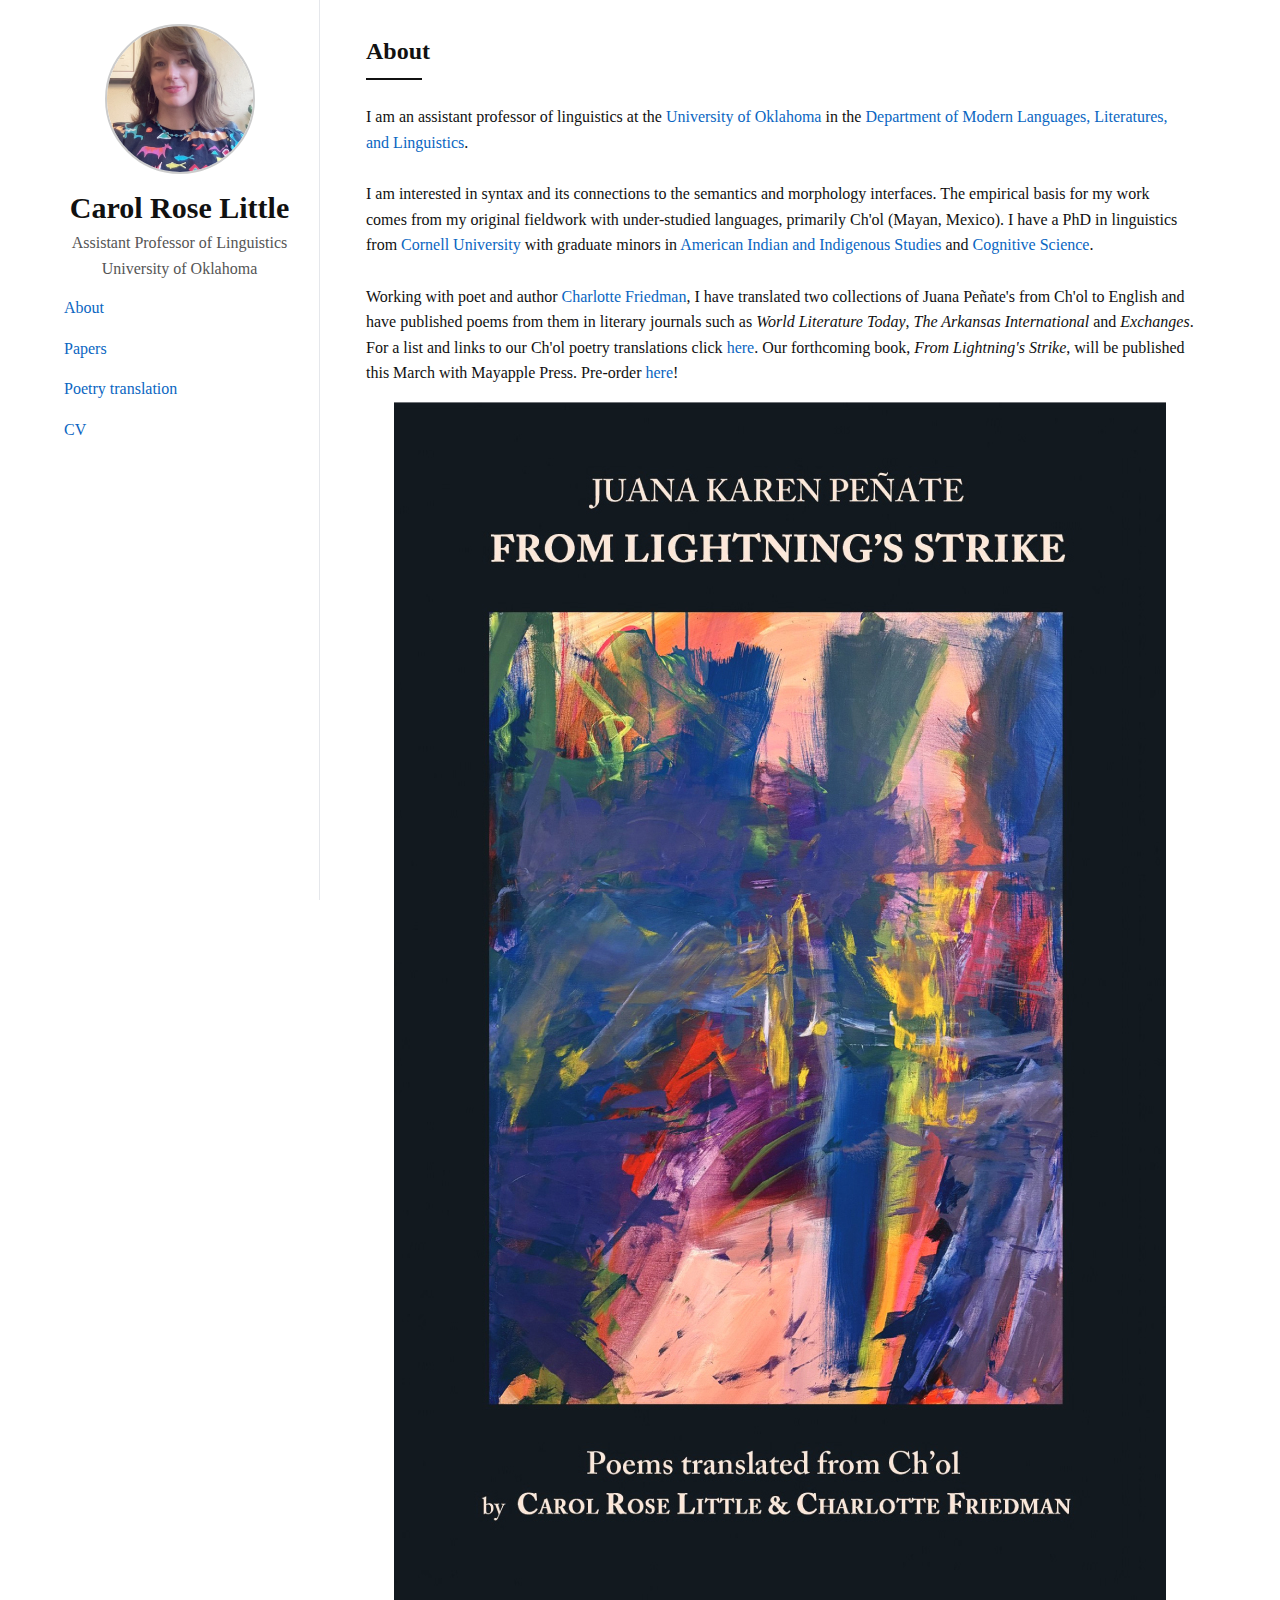
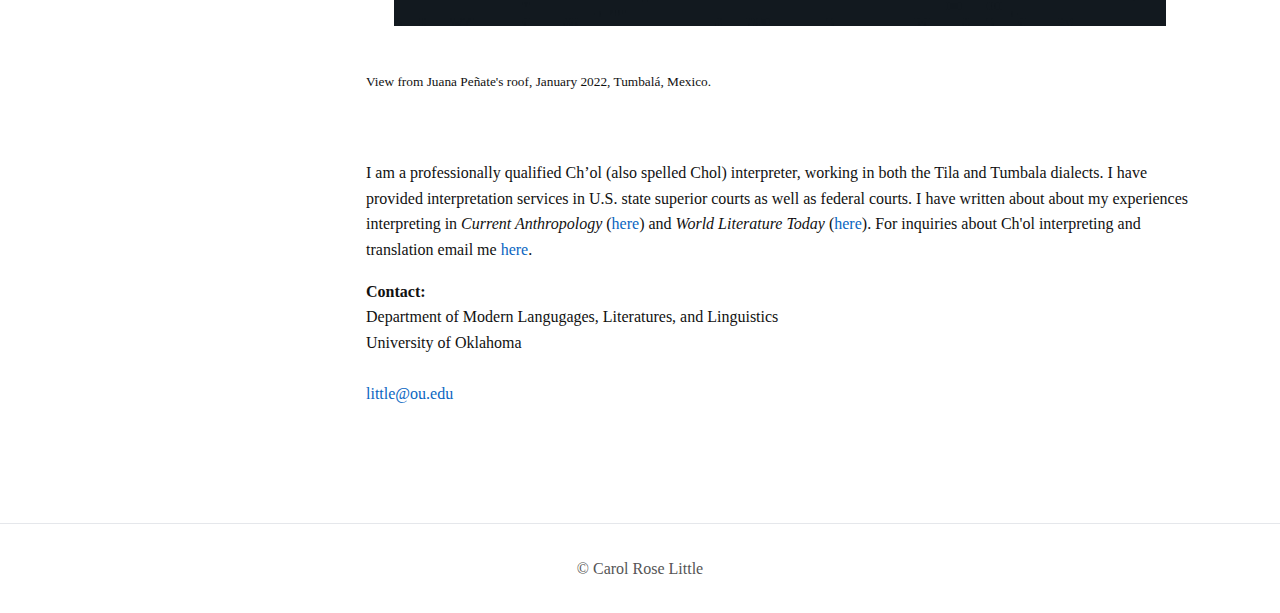
<file: index.html>
<!DOCTYPE html>
<html lang="en">
<head>
  <meta charset="utf-8" />
      <!-- Google tag (gtag.js) -->
<script async src="https://www.googletagmanager.com/gtag/js?id=G-DZH041BH7S"></script>
<script>
  window.dataLayer = window.dataLayer || [];
  function gtag(){dataLayer.push(arguments);}
  gtag('js', new Date());

  gtag('config', 'G-DZH041BH7S');
</script>
<meta name="author" content="Carol Rose Little" />
  <meta name="keywords" content="Carol Rose Little, Carol Little, Linguistics, Carol Rose Little, Cornell, Oklahoma, Syntax, Semantics, Fieldwork, Morphology, Mi'gmaq, Mi'kmaq, Micmac, McGill, Endangered Languages, Algonquian, Ch'ol, Chol, Mayan, Chol poetry, Ch'ol poetry, Ch'ol intepreting, Chol interpreting, Ch'ol intepreter, Chol interpreter, Tumbala, Indigenous Poetry, Poetry Translation" />

  <meta name="viewport" content="width=device-width, initial-scale=1" />
  <title>Carol Rose Little</title>
  <meta name="description" content="Carol Rose Little" />
  <link rel="preconnect" href="https://fonts.googleapis.com">
  <link rel="preconnect" href="https://fonts.gstatic.com" crossorigin>
  <!-- System fonts for speed; easy to change in CSS -->
  <link rel="stylesheet" href="assets/style.css" />
  <script defer src="assets/script.js"></script>
</head>
<body>
  
  <header class="mobile-header">
    <button class="menu-toggle" aria-expanded="false" aria-controls="sidebar">
      <span class="icon icon-menu" aria-hidden="true">☰</span>
      <span class="icon icon-close" aria-hidden="true">✕</span>
      <span class="label">Menu</span>
    </button>
      
      <style>
  .content { max-width: 860px; margin: 0 auto 80px; }
  .content img:not(.headshot) { max-width: 100% !important; height: auto !important; display: block !important; margin: 1rem auto; }
  .content img[width], .content img[height] { width: auto !important; height: auto !important; }
  .sidebar .headshot, img.headshot {
    width: 120px !important; height: 120px !important; max-width: 120px !important; max-height: 120px !important;
    object-fit: cover !important; border-radius: 50% !important; border: 2px solid #ccc; display: block !important; margin: 0 auto 16px !important;
  }
  @media (min-width: 960px) {
    .sidebar .headshot, img.headshot { width: 150px !important; height: 150px !important; max-width: 150px !important; max-height: 150px !important; }
    .sidebar .title-block{ display:flex; flex-direction:column; align-items:center; text-align:center; }
  }
</style>
  </header>
  <div class="layout">

  <aside class="sidebar" id="sidebar">
    <div class="title-block">
    <img src="assets/carol-rose-little.png" alt="Your Name"
     class="headshot"
     style="width:120px;height:120px;object-fit:cover;border-radius:50%;border:2px solid #ccc;display:block;margin:0 auto 16px;">
      <h1 class="site-title"><a href="index.html">Carol Rose Little</a></h1>
      <p class="site-subtitle">Assistant Professor of Linguistics<br>University of Oklahoma</p>
    </div>
    <nav class="side-nav">
      <a href="index.html">About</a>
     <a href="papers.html">Papers</a>
      <a href="poetry.html">Poetry translation</a>
      <a href="https://www.dropbox.com/s/bew5hfgkbyjucbq/cv-carol-rose-little.pdf?dl=0">CV</a>
      
    </nav>
  </aside>

  <main class="content">
<h2>About</h2>
    <hr class="divider" />
<p>
    I am an assistant professor of linguistics at the <a href="https://www.ou.edu/" target=blank>University of Oklahoma</a> in the <a href="https://www.ou.edu/cas/modlang" target=blank>Department of Modern Languages, Literatures, and Linguistics</a>.
   <br>
  <br>
  
  I am interested in syntax and its connections to the semantics and morphology interfaces. The empirical basis for my work comes from my original fieldwork with under-studied languages, primarily Ch'ol (Mayan, Mexico). I have a PhD in linguistics from <a href="http://linguistics.cornell.edu/" target="_blank">Cornell University</a> with graduate minors in <a href="https://aiisp.cornell.edu/" target="_blank">American Indian and Indigenous Studies</a> and <a href="https://cogsci.cornell.edu/" target="_blank">Cognitive Science</a>. 

 


     <br>
  <br>
    Working with poet and author <a href="https://www.charlottemfriedman.com" target="_blank">Charlotte Friedman</a>, I have translated two collections of Juana Pe&ntilde;ate's from Ch'ol to English and have published poems from them in literary journals such as <i>World Literature Today</i>, <i>The Arkansas International</i> and <i>Exchanges</i>. For a list and links to our Ch'ol poetry translations click <a href="poetry.html">here</a>. Our forthcoming book, <i>From Lightning's Strike</i>, will be published this March with Mayapple Press. Pre-order <a href="  http://mayapplepress.com/from-lightnings-strike-juana-karen-penate-translated-from-the-chol-language-by-carol-rose-little-and-charlotte-friedman/" target="_blank">here</a>!


      <p>
<img src="assets/lightning.jpg" alt="…" class="img-small">
    <br>
      
    <small>View from Juana Pe&ntilde;ate's roof, January 2022, Tumbal&aacute;, Mexico.</small>
          
             </p>
  

     <br>
  <br>
  
    I am a professionally qualified Ch’ol (also spelled Chol) interpreter, working in both the Tila and Tumbala dialects. I have provided interpretation services in U.S. state superior courts as well as federal courts. I have written about about my experiences interpreting in <i>Current Anthropology</i> (<a href="https://www.journals.uchicago.edu/doi/10.1086/737862" target="_blank">here</a>) and <i>World Literature Today</i>  (<a href="https://worldliteraturetoday.org/2025/november/not-muted-not-silent-work-translation-poetry-and-courtroom-carol-rose-little" target="_blank">here</a>).
For inquiries about Ch'ol interpreting and translation email me <a href="mailto:carolrlittle@gmail.com" target="_blank">
              <span class="glyphicon glyphicon-send"></span> 
              here</a>.

</p>
<p class="contact-block">
  <strong>Contact:</strong><br/>
  Department of Modern Langugages, Literatures, and Linguistics<br/>
  University of Oklahoma<br/>
  <br/>
  <a href="mailto:you@example.edu">little@ou.edu</a>
</p>
  </main>
  </div>
  <footer class="site-footer">
    <p>&copy; Carol Rose Little</p>
  </footer>
</body>
</html>
</file>
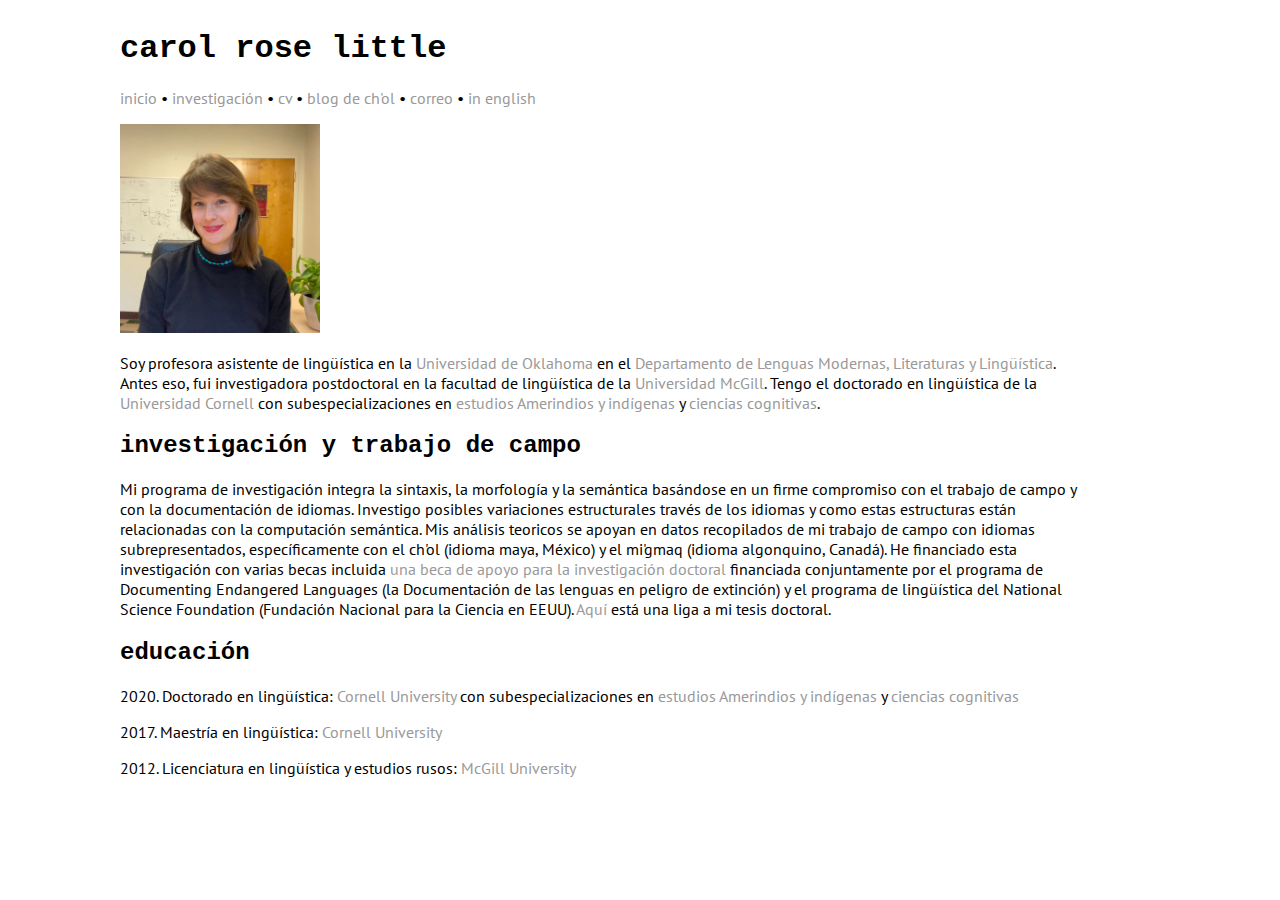
<file: index-esp.html>
<!DocTYPE html>

<html>

<head>
<meta name="author" content="Carol Rose Little" />
  <meta name="keywords" content="Carol-Rose Little, Carol Little, Linguistics, Carol Rose Little, Cornell, Syntax, Semantics, Fieldwork, Morphology, Mi'gmaq, Mi'kmaq, Micmac, McGill, Endangered Languages, Algonquian, Ch'ol, Chol, Mayan" />


<link rel="stylesheet" href="css.css">
    <link href="https://fonts.googleapis.com/css2?family=PT+Sans&display=swap" rel="stylesheet">
    <link rel="shortcut icon" href="/favicon1.ico" type="image/x-icon">
<link rel="icon" href="/favicon1.ico" type="image/x-icon">




<title>Carol-Rose Little</title>




</head>



<body>



<h1> carol rose little </h1>




<p>

            <a href="index-esp.html"> inicio </a> 
        &bull; <a href="research-esp.html"> investigaci&oacute;n </a>
               &bull;    <a href="https://www.dropbox.com/s/bew5hfgkbyjucbq/cv-carol-rose-little.pdf?dl=0"> cv </a> &bull; <a href="http://chol.lingspace.org/ctu/bajche-la-wila/"> blog de ch'ol </a> 


 <!--   &bull; <a href="CarolRoseLittleCV.pdf" target="_blank"> cv </a> -->
    
         &bull;    <a href="mailto:little@ou.edu" target="_blank">
              <span class="glyphicon glyphicon-send"></span> 
              correo
            </a>    
  
        &bull; <a href="index.html"> in english </a> 
            </p>
            <div>
    
                <img src="Carol-Rose-Little.jpeg">
    
   <!-- <img src="CRL.jpg"
                    onMouseOver="this.src='CRL2.png'" 
                    onMouseOut="this.src='CRL.jpg'">-->
                    
                

</div>
<p>
    Soy profesora asistente de ling&uuml;&iacute;stica en la <a href="https://www.ou.edu/" target=blank>Universidad de Oklahoma</a> en el <a href="https://www.ou.edu/cas/modlang" target=blank>Departamento de Lenguas Modernas, Literaturas y Ling&uuml;&iacute;stica</a>. Antes eso, fui investigadora postdoctoral en la facultad de ling&uuml;&iacute;stica de la <a href="https://www.mcgill.ca/linguistics/">Universidad McGill</a>. Tengo el doctorado en ling&uuml;&iacute;stica de la <a href="http://linguistics.cornell.edu/" target="_blank">Universidad Cornell</a> con subespecializaciones en <a href="https://aiisp.cornell.edu/" target="_blank">estudios Amerindios y ind&iacute;genas</a> y <a href="https://www.cornellcogsci.com/" target="_blank">ciencias cognitivas</a>. 
    
    
</p>
    


<h2> investigaci&oacute;n y trabajo de campo</h2>
    <p>Mi programa de investigaci&oacute;n integra la sintaxis, la morfolog&iacute;a y la sem&aacute;ntica bas&aacute;ndose en un firme compromiso con el trabajo de campo y con la documentaci&oacute;n de idiomas. Investigo posibles variaciones estructurales trav&eacute;s de los idiomas y como estas estructuras est&aacute;n relacionadas con la computaci&oacute;n sem&aacute;ntica. Mis an&aacute;lisis teoricos se apoyan en datos recopilados de mi trabajo de campo con idiomas subrepresentados, espec&iacute;ficamente con el ch'ol (idioma maya, M&eacute;xico) y el mi'gmaq (idioma algonquino, Canad&aacute;). He financiado esta investigaci&oacute;n con varias becas incluida <a href="https://www.nsf.gov/awardsearch/showAward?AWD_ID=1852744&HistoricalAwards=false" target="_blank">una beca de apoyo para la investigaci&oacute;n doctoral</a> financiada conjuntamente por el programa de Documenting Endangered Languages (la Documentaci&oacute;n de las lenguas en peligro de extinci&oacute;n) y el programa de ling&uuml;&iacute;stica del National Science Foundation (Fundaci&oacute;n Nacional para la Ciencia en EEUU). <a href="https://ling.auf.net/lingbuzz/005371">Aqu&iacute;</a> est&aacute; una liga a mi tesis doctoral. 

</p>
    

<h2> educaci&oacute;n </h2>
  <p>
2020. Doctorado en ling&uuml;&iacute;stica: <a href="http://linguistics.cornell.edu/" target="_blank">Cornell University</a> con subespecializaciones en <a href="https://aiisp.cornell.edu/" target="_blank">estudios Amerindios y ind&iacute;genas</a> y <a href="https://www.cornellcogsci.com/" target="_blank">ciencias cognitivas</a> 
    </p>
    
<p>
2017. Maestr&iacute;a en ling&uuml;&iacute;stica: <a href="http://linguistics.cornell.edu/" target="_blank">Cornell University</a>
    </p>
    <p>
2012. Licenciatura en ling&uuml;&iacute;stica y estudios rusos: <a href="http://www.mcgill.ca/linguistics/department-linguistics" target="_blank"> McGill University </a>
</p>
    




</body>



</html>
</file>
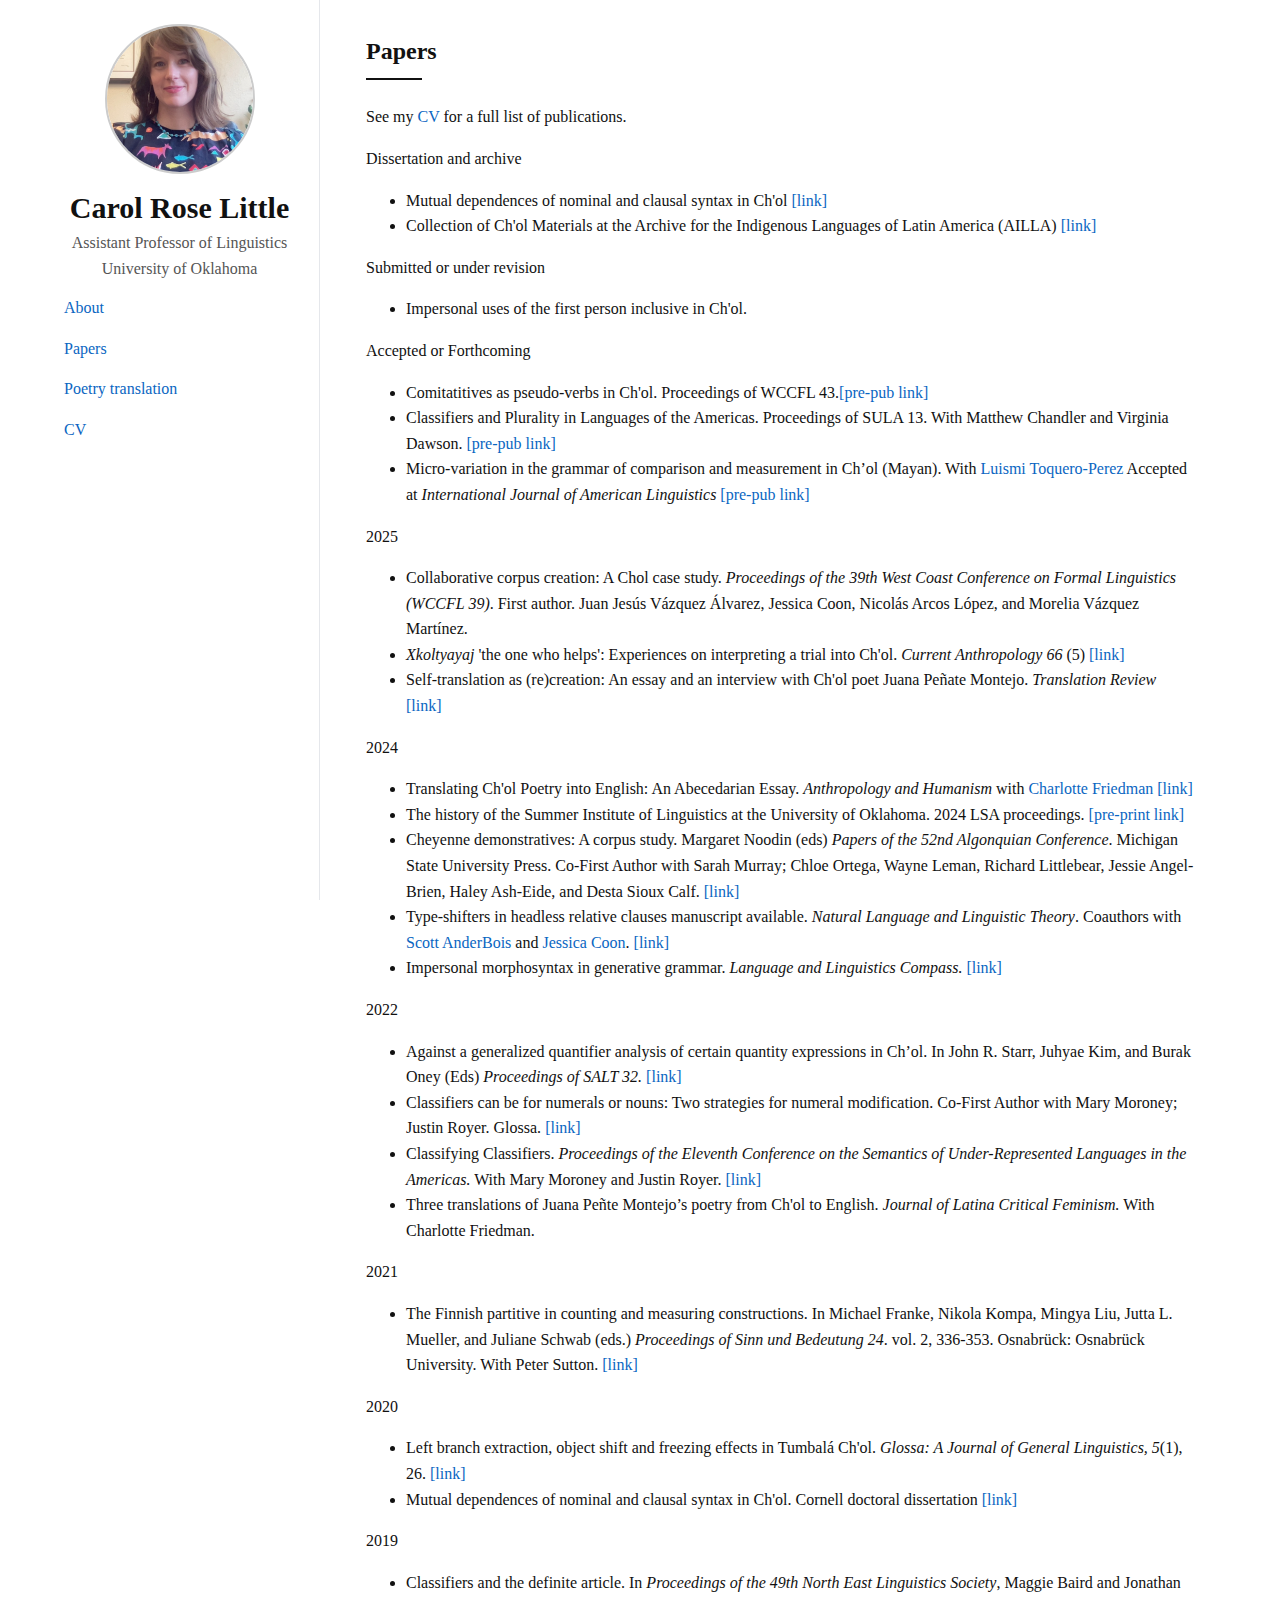
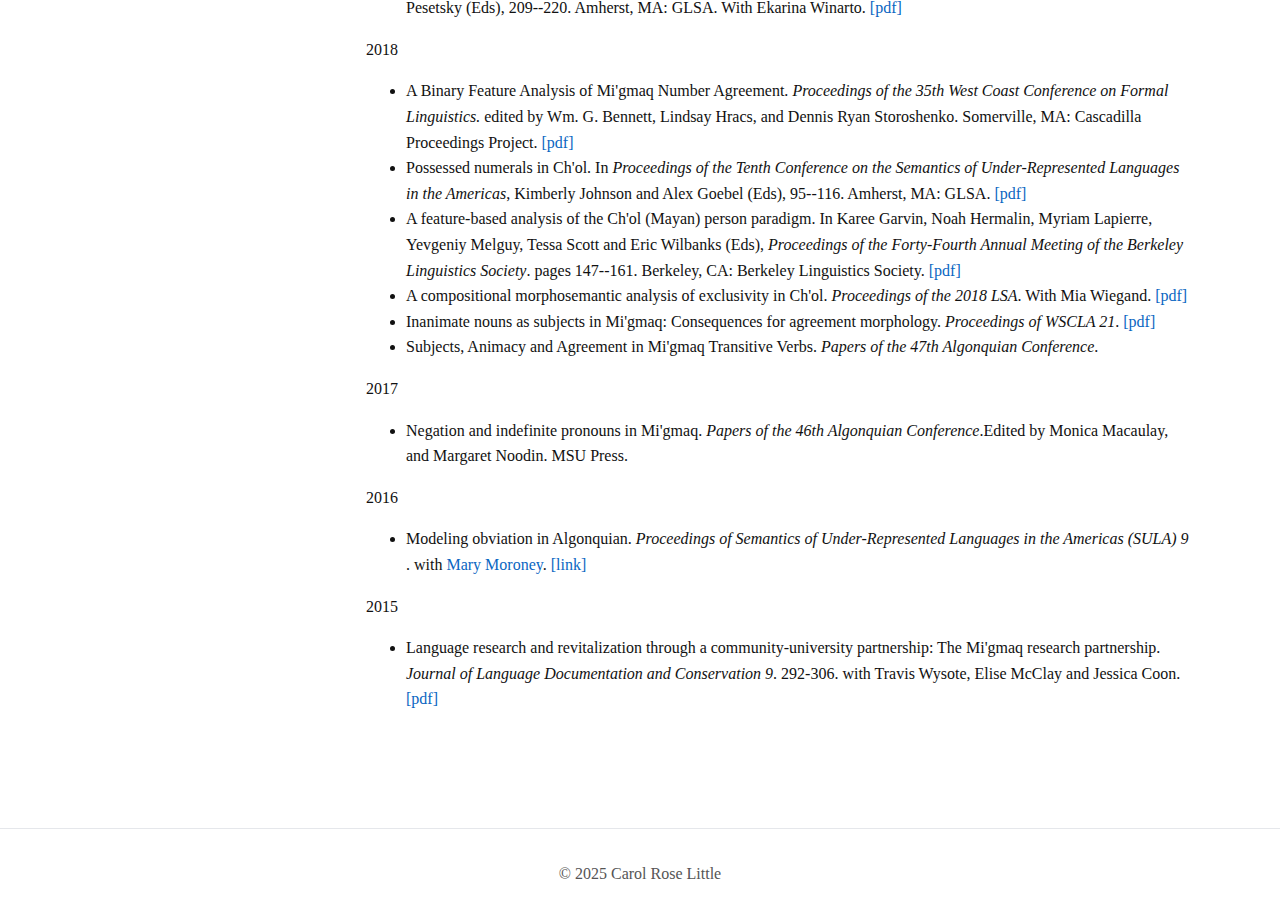
<file: papers.html>
<!DOCTYPE html>
<html lang="en">
<head>
  <meta charset="utf-8" />
  <meta name="viewport" content="width=device-width, initial-scale=1" />
  <title>Little Papers</title>
  <meta name="description" content="Publications" />
  <link rel="preconnect" href="https://fonts.googleapis.com">
  <link rel="preconnect" href="https://fonts.gstatic.com" crossorigin>
  <!-- System fonts for speed; easy to change in CSS -->
  <link rel="stylesheet" href="assets/style.css" />
  <script defer src="assets/script.js"></script>

<style>
  .content { max-width: 860px; margin: 0 auto 80px; }
  .content img:not(.headshot) { max-width: 100% !important; height: auto !important; display: block !important; margin: 1rem auto; }
  .content img[width], .content img[height] { width: auto !important; height: auto !important; }
  .sidebar .headshot, img.headshot {
    width: 120px !important; height: 120px !important; max-width: 120px !important; max-height: 120px !important;
    object-fit: cover !important; border-radius: 50% !important; border: 2px solid #ccc; display: block !important; margin: 0 auto 16px !important;
  }
  @media (min-width: 960px) {
    .sidebar .headshot, img.headshot { width: 150px !important; height: 150px !important; max-width: 150px !important; max-height: 150px !important; }
    .sidebar .title-block{ display:flex; flex-direction:column; align-items:center; text-align:center; }
  }
</style>

</head>
<body>
  
  <header class="mobile-header">
    <button class="menu-toggle" aria-expanded="false" aria-controls="sidebar">
      <span class="icon icon-menu" aria-hidden="true">☰</span>
      <span class="icon icon-close" aria-hidden="true">✕</span>
      <span class="label">Menu</span>
    </button>
  </header>
  <div class="layout">

  <aside class="sidebar" id="sidebar">
    <div class="title-block">
     <img src="assets/carol-rose-little.png" alt="Your Name"
     class="headshot"
     style="width:120px;height:120px;object-fit:cover;border-radius:50%;border:2px solid #ccc;display:block;margin:0 auto 16px;">
      <h1 class="site-title"><a href="index.html">Carol Rose Little</a></h1>
      <p class="site-subtitle">Assistant Professor of Linguistics<br>University of Oklahoma</p>
    </div>
    <nav class="side-nav">
      <a href="index.html">About</a>
      <a href="papers.html">Papers</a>
      <a href="poetry.html">Poetry translation</a>
      <a href="https://www.dropbox.com/s/bew5hfgkbyjucbq/cv-carol-rose-little.pdf?dl=0">CV</a>
      
    </nav>
  </aside>

  <main class="content">
<h2>Papers</h2>
    <hr class="divider" />
<p>
   See my <a href="https://www.dropbox.com/s/bew5hfgkbyjucbq/cv-carol-rose-little.pdf?dl=0"> CV </a> for a full list of publications.

    <br>
    
      </p>
   
<p>
   Dissertation and archive</p>
<ul>
   <li>Mutual dependences of nominal and clausal syntax in Ch'ol <a href="https://ling.auf.net/lingbuzz/005371">[link]</a></li>
   <li>Collection of Ch'ol Materials at the Archive for the Indigenous Languages of Latin America (AILLA)  <a href="https://www.ailla.utexas.org/islandora/object/ailla%3A280208" target="_blank">[link]</a></li>
</ul>
<p></p>

      <p>
Submitted or under revision</p>
<ul>


  
   <li>Impersonal uses of the first person inclusive in Ch'ol.</li>

    </ul>
<p></p>
   
   <p>
Accepted or Forthcoming</p>
<ul>
      <li>Comitatitives as pseudo-verbs in Ch'ol. Proceedings of WCCFL 43.<a href="https://lingbuzz.net/lingbuzz/009560" target="_blank">[pre-pub link]</a></li>
       <li>Classifiers and Plurality in Languages of the Americas. Proceedings of SULA 13. With Matthew Chandler and Virginia Dawson. <a href="https://lingbuzz.net/lingbuzz/009562" target="_blank">[pre-pub link]</a> </li>
        <li>Micro-variation in the grammar of comparison and measurement in Ch’ol (Mayan). With <a href="https://sites.google.com/usc.edu/luis-miguel-toquero-perez/">Luismi Toquero-Perez</a> Accepted at <i>International Journal of American Linguistics</i> <a href="https://lingbuzz.net/lingbuzz/008566" target="_blank">[pre-pub link]</a> </li>

    </ul>
<p></p>

   <p>
2025</p>
    <ul>
        <li>  Collaborative corpus creation: A Chol case study. <i>Proceedings of the 39th West Coast Conference on Formal Linguistics (WCCFL 39)</i>. First author. Juan Jes&uacute;s V&aacute;zquez &Aacute;lvarez, Jessica Coon, Nicol&aacute;s Arcos L&oacute;pez, and Morelia V&aacute;zquez Mart&iacute;nez.</li>
    <li><i>Xkoltyayaj</i> 'the one who helps': Experiences on interpreting a trial into Ch'ol. <i>Current Anthropology 66</i> (5) <a href="https://www.journals.uchicago.edu/doi/10.1086/737862" target="_blank">[link]</a>  </li>
<li>Self-translation as (re)creation: An essay and an interview with Ch'ol poet Juana Pe&ntilde;ate Montejo. <i>Translation Review</i>
<a href="https://www.tandfonline.com/doi/full/10.1080/07374836.2025.2525812" target="_blank">[link]</a> </li></ul>
<p></p>

    <p>
2024</p>
<ul>

   <li>Translating Ch'ol Poetry into English: An Abecedarian Essay. <i>Anthropology and Humanism</i> with <a href="https://www.charlottemfriedman.com" target="_blank">Charlotte Friedman</a> <a href="http://doi.org/10.1111/anhu.12532" target="_blank">[link]</a></li>
     <li> The history of the Summer Institute of Linguistics at the University of Oklahoma. 2024 LSA proceedings. <a href="https://lingbuzz.net/lingbuzz/008078"> [pre-print link] </a>  </li>

   <li>Cheyenne demonstratives: A corpus study. Margaret Noodin (eds) <i>Papers of the 52nd Algonquian Conference</i>. Michigan State University Press. Co-First Author with Sarah Murray; Chloe Ortega, Wayne Leman, Richard Littlebear, Jessie Angel-Brien, Haley Ash-Eide, and Desta Sioux Calf. <a href="https://ling.auf.net/lingbuzz/006583"> [link] </a></li>
   
<li>Type-shifters in headless relative clauses manuscript available.  <i>Natural Language and Linguistic Theory</i>. Coauthors with <a href="https://research.clps.brown.edu/anderbois/index.html"> Scott AnderBois </a> and  <a href="https://jessica.lingspace.org/"> Jessica Coon</a>.  <a href="https://link.springer.com/article/10.1007/s11049-023-09595-0"> [link] </a></li>
       <li>Impersonal morphosyntax in generative grammar. <i>Language and Linguistics Compass.</i> <a href="https://compass-onlinelibrary-wiley-com.ezproxy.lib.ou.edu/doi/10.1111/lnc3.12506
"> [link] </a></li>
</ul>
<p></p>
   <p>
2022</p>
<ul>
      <li> Against a generalized quantifier analysis of certain quantity expressions in Ch’ol. In John R. Starr, Juhyae Kim, and Burak Oney (Eds) <i>Proceedings of SALT 32.</i> <a href="https://journals.linguisticsociety.org/proceedings/index.php/SALT/article/view/32.026"> [link] </a></li>
<li>Classifiers can be for numerals or nouns: Two strategies for numeral modification. Co-First Author with Mary Moroney; Justin Royer. Glossa. <a href="https://doi.org/10.16995/glossa.8437"> [link] </a></li>
<li>Classifying Classifiers. <i>Proceedings of the Eleventh Conference on the Semantics of Under-Represented Languages in the Americas.</i> With Mary Moroney and Justin Royer.<a href="https://ling.auf.net/lingbuzz/005672"> [link] </a> </li>
<li>Three translations of Juana Pe&ntilde;te Montejo’s poetry from Ch'ol to English. <i>Journal of Latina Critical Feminism.</i> With Charlotte Friedman.</li>
</ul>
<p></p>


   <p>
   2021</p>
<ul>
 <li>The Finnish partitive in counting and measuring constructions. In Michael Franke, Nikola Kompa, Mingya Liu, Jutta L. Mueller, and Juliane Schwab (eds.) <i>Proceedings of Sinn und Bedeutung 24</i>. vol. 2, 336-353. Osnabr&uuml;ck: Osnabr&uuml;ck University. With Peter Sutton. <a href="https://ling.auf.net/lingbuzz/005619"> [link] </a></li>
   </ul>
<p></p>

      <p>
   2020</p>
<ul>
   <li>Left branch extraction, object shift and freezing effects in Tumbal&aacute; Ch'ol. <i>Glossa: A Journal of General Linguistics, 5</i>(1), 26.<a href="https://www.glossa-journal.org/articles/10.5334/gjgl.988/"> [link] </a> </li>
<li> Mutual dependences of nominal and clausal syntax in Ch'ol. Cornell doctoral dissertation <a href="https://ling.auf.net/lingbuzz/005371">[link]</a></li>
       </ul>
<p></p>

 <p>  2019</p>
<ul>
   <li> Classifiers and the definite article. In <i>Proceedings of the 49th North East Linguistics Society</i>, Maggie Baird and Jonathan Pesetsky (Eds), 209--220. Amherst, MA: GLSA. With Ekarina Winarto. <a href="https://ling.auf.net/lingbuzz/004808" target="_blank"> [pdf] </a></li>

      </ul>
<p></p>

  <p> 2018</p>
<ul>
      <li>A Binary Feature Analysis of Mi'gmaq Number Agreement. <i>Proceedings of the 35th West Coast Conference on Formal Linguistics.</i> edited by Wm. G. Bennett, Lindsay Hracs, and Dennis Ryan Storoshenko. Somerville, MA: Cascadilla Proceedings Project. <a href="http://www.lingref.com/cpp/wccfl/35/paper3395.pdf" target="_blank"> [pdf] </a> </li>
<li>Possessed numerals in Ch'ol. In <i>Proceedings of the Tenth Conference on the Semantics of Under-Represented Languages in the Americas</i>, Kimberly Johnson and Alex Goebel (Eds), 95--116. Amherst, MA: GLSA. <a href="https://ling.auf.net/lingbuzz/006542" target="_blank"> [pdf] </a></li>
<li> A feature-based analysis of the Ch'ol (Mayan) person paradigm. In Karee Garvin, Noah Hermalin, Myriam Lapierre, Yevgeniy Melguy, Tessa Scott and Eric Wilbanks (Eds), <i>Proceedings of the Forty-Fourth Annual Meeting of the Berkeley Linguistics Society</i>. pages 147--161. Berkeley, CA: Berkeley Linguistics Society. <a href="https://ling.auf.net/lingbuzz/004929" target="_blank"> [pdf] </a> </li>
<li> A compositional morphosemantic analysis of exclusivity in Ch'ol. <i>Proceedings of the 2018 LSA</i>. With Mia Wiegand. <a href="https://journals.linguisticsociety.org/proceedings/index.php/PLSA/article/view/4376/3995" target="_blank"> [pdf] </a> </li>
<li>Inanimate nouns as subjects in Mi'gmaq: Consequences for agreement morphology. <i>Proceedings of WSCLA 21</i>.<a href="https://lingpapers.sites.olt.ubc.ca/files/2018/01/WSCLA21-10-Little.pdf" target="_blank"> [pdf] </a> </li>
<li> Subjects, Animacy and Agreement in Mi'gmaq Transitive Verbs. <i>Papers of the 47th Algonquian Conference</i>. </li>


      </ul>
<p></p>
   <p>2017</p>
<ul>
 <li>Negation and indefinite pronouns in Mi'gmaq. <i>Papers of the 46th Algonquian Conference</i>.Edited by Monica Macaulay, and Margaret Noodin. MSU Press.</li>

      </ul>
<p></p>

  <p> 2016</p>
<ul>

 <li>    Modeling obviation in Algonquian. <i>Proceedings of Semantics of Under-Represented Languages in the Americas (SULA) 9 </i>. with <a href="https://ling.auf.net/lingbuzz/006331" target="_blank">Mary Moroney</a>. <a href="https://ling.auf.net/lingbuzz/006331" target="_blank"> [link] </a></li>


      </ul>
<p></p>

  <p> 2015</p>
<ul>
<li> Language research and revitalization through a community-university partnership: The Mi'gmaq research partnership. <i>Journal of Language Documentation and Conservation 9</i>. 292-306. with Travis Wysote, Elise McClay and Jessica Coon.<a href="https://scholarspace.manoa.hawaii.edu/bitstream/handle/10125/24644/little.pdf" target="_blank"> [pdf] </a></li>

      </ul>
<p></p> 

  </footer>

</main>

</div> <!-- /.layout -->

<footer class="site-footer"><p>&copy; 2025 Carol Rose Little</p></footer>
</body>
</html>
</file>
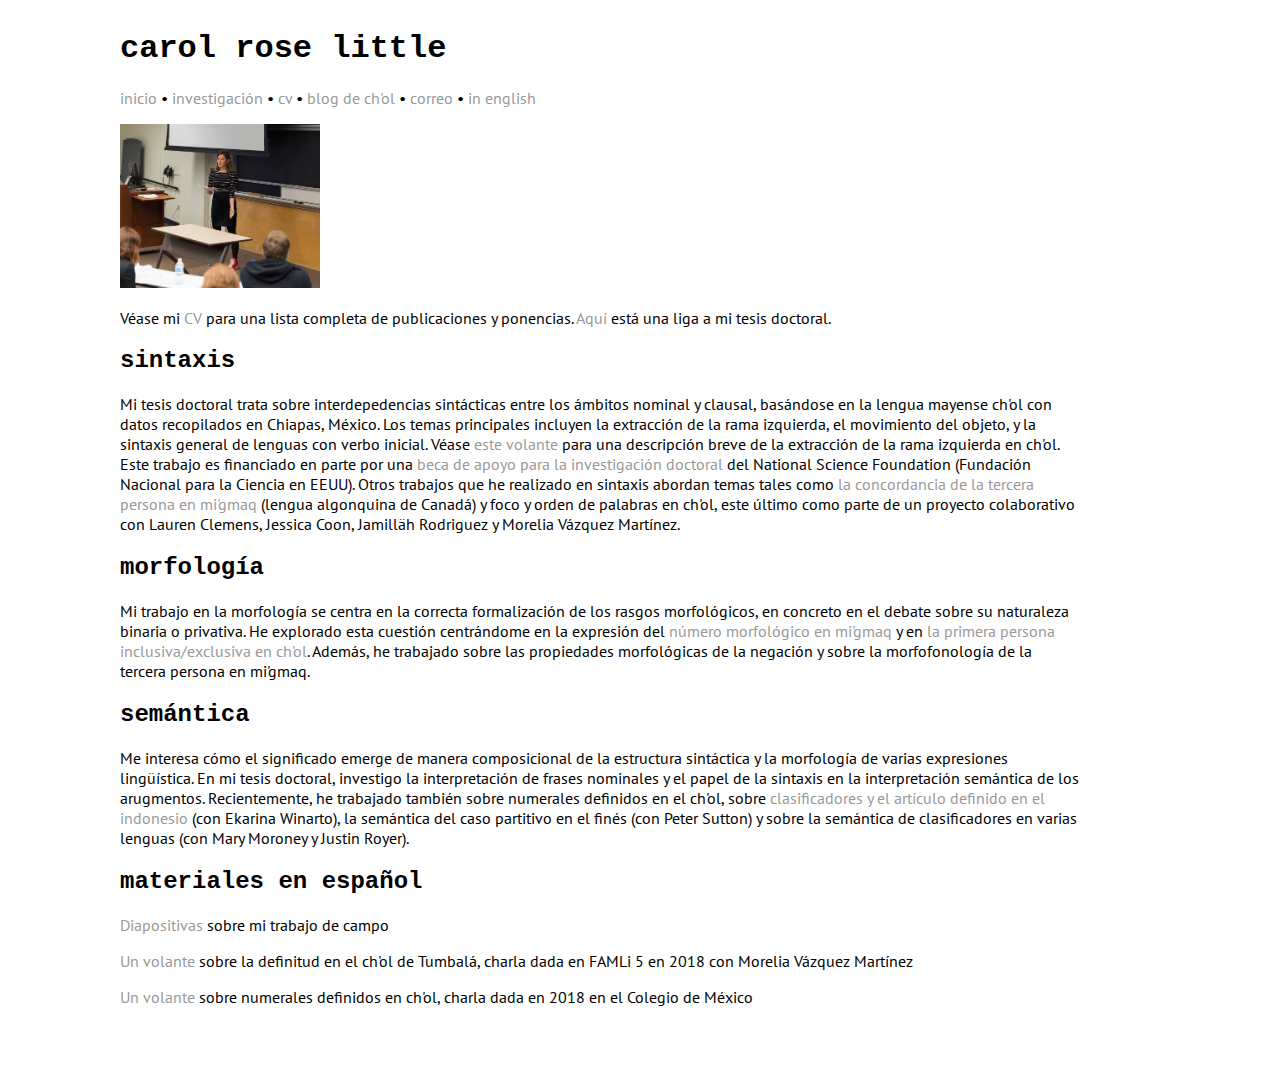
<file: research-esp.html>
<!DocTYPE html>

<html>

<head><title>Carol-Rose Little</title>
<link rel="stylesheet" href="css.css">
   <link href="https://fonts.googleapis.com/css2?family=PT+Sans&display=swap" rel="stylesheet">
        <link href="favicon.ico" rel="shortcut icon" type="image/x-icon" />



</head>



<body>

  <h1> carol rose little </h1>
        <p>

          <a href="index-esp.html"> inicio </a> 
        &bull; <a href="research-esp.html"> investigaci&oacute;n </a>
               &bull;    <a href="https://www.dropbox.com/s/ssvvkrbhp5g6duf/cv-carol-rose-little.pdf?dl=0"> cv </a> &bull; <a href="http://chol.lingspace.org/ctu/bajche-la-wila/"> blog de ch'ol </a> 


 <!--   &bull; <a href="CarolRoseLittleCV.pdf" target="_blank"> cv </a> -->
    
         &bull;    <a href="mailto:crl223@cornell.edu" target="_blank">
              <span class="glyphicon glyphicon-send"></span> 
              correo
            </a>    
        &bull; <a href="research.html"> in english </a> 
            
    </p>
            
<img src="LittlePLC.jpg">
   
    <p>V&eacute;ase mi <a href="https://www.dropbox.com/s/ssvvkrbhp5g6duf/cv-carol-rose-little.pdf?dl=0"> CV </a> para una lista completa de publicaciones y ponencias. <a href="https://ling.auf.net/lingbuzz/005371">Aqu&iacute;</a> est&aacute; una liga a mi tesis doctoral. 
         </p> 

        
         <h2>sintaxis</h2>
    
    <p>Mi tesis doctoral trata sobre interdepedencias sint&aacute;cticas entre los &aacute;mbitos nominal y clausal, bas&aacute;ndose en la lengua mayense ch'ol con  datos recopilados en Chiapas, M&eacute;xico. Los temas principales incluyen la extracci&oacute;n de la rama izquierda, el movimiento del objeto, y la sintaxis general de lenguas con verbo inicial. V&eacute;ase <a href="little-2019-handout-nels-50.pdf" target="_blank">este volante</a> para una descripci&oacute;n breve de la extracci&oacute;n de la rama izquierda en ch'ol. Este trabajo es financiado en parte por una <a href="https://www.nsf.gov/awardsearch/showAward?AWD_ID=1852744&HistoricalAwards=false" target="_blank">beca de apoyo para la investigaci&oacute;n doctoral</a> del National Science Foundation (Fundaci&oacute;n Nacional para la Ciencia en EEUU). Otros trabajos que he realizado en sintaxis abordan temas tales como <a href="https://lingpapers.sites.olt.ubc.ca/files/2018/01/WSCLA21-10-Little.pdf" target="_blank"> la concordancia de la tercera persona en mi'gmaq</a> (lengua algonquina de Canad&aacute;) y foco y orden de palabras en ch'ol, este &uacute;ltimo como parte de un proyecto colaborativo con Lauren Clemens, Jessica Coon,  Jamill&auml;h Rodriguez y Morelia V&aacute;zquez Mart&iacute;nez. </p>
    
     <h2>morfolog&iacute;a</h2>
    
    <p>Mi trabajo en la morfolog&iacute;a se centra en la correcta formalizaci&oacute;n de los rasgos morfol&oacute;gicos, en concreto en el debate sobre su naturaleza binaria o privativa. He explorado esta cuesti&oacute;n centr&aacute;ndome en la expresi&oacute;n del  <a href="http://www.lingref.com/cpp/wccfl/35/paper3395.pdf" target="_blank">n&uacute;mero morfol&oacute;gico en mi'gmaq </a>  y en <a href="https://ling.auf.net/lingbuzz/004929" target="_blank">la primera persona inclusiva/exclusiva en ch'ol</a>. Adem&aacute;s, he trabajado sobre las propiedades morfol&oacute;gicas de la negaci&oacute;n y sobre la morfofonolog&iacute;a de la tercera persona en mi'gmaq.
    </p>
    
    
    
            <h2>sem&aacute;ntica</h2>
    
    <p> 
        Me interesa c&oacute;mo el significado emerge de manera composicional de la estructura sint&aacute;ctica y la morfolog&iacute;a de varias expresiones ling&uuml;&iacute;stica. En mi tesis doctoral, investigo la interpretaci&oacute;n de frases nominales y el papel de la sintaxis en la interpretaci&oacute;n sem&aacute;ntica de los arugmentos. Recientemente, he trabajado tambi&eacute;n sobre numerales definidos en el ch'ol, sobre  <a href="https://ling.auf.net/lingbuzz/004808" target="_blank">clasificadores y el art&iacute;culo definido en el indonesio</a> (con Ekarina Winarto), la sem&aacute;ntica del caso partitivo en el fin&eacute;s (con Peter Sutton) y sobre la sem&aacute;ntica de clasificadores en varias lenguas (con Mary Moroney y Justin Royer). 
        
 
    </p>
    
    
                 <h2>materiales en espa&ntilde;ol</h2>
    
    <p> 
        

        <a href="https://docs.google.com/presentation/d/1dpIuKsS1HOMZxn3MiVPD-Ri3sEAnMhq_RMl25k8yo94/edit?usp=sharing" target="_blank">Diapositivas</a> sobre mi trabajo de campo
    </p>

    
    <p>
        <a href="little-vazquez-famli5.pdf" target="_blank">Un volante</a> sobre la definitud en el ch'ol de Tumbal&aacute;, charla dada en FAMLi 5 en 2018 con Morelia V&aacute;zquez Mart&iacute;nez
    
        </p>
    
        <p>
        <a href="little-numerales-colmex.pdf" target="_blank">Un volante</a> sobre numerales definidos en ch'ol, charla dada en 2018 en el Colegio de M&eacute;xico
    
        </p>
</body>



</html>
</file>
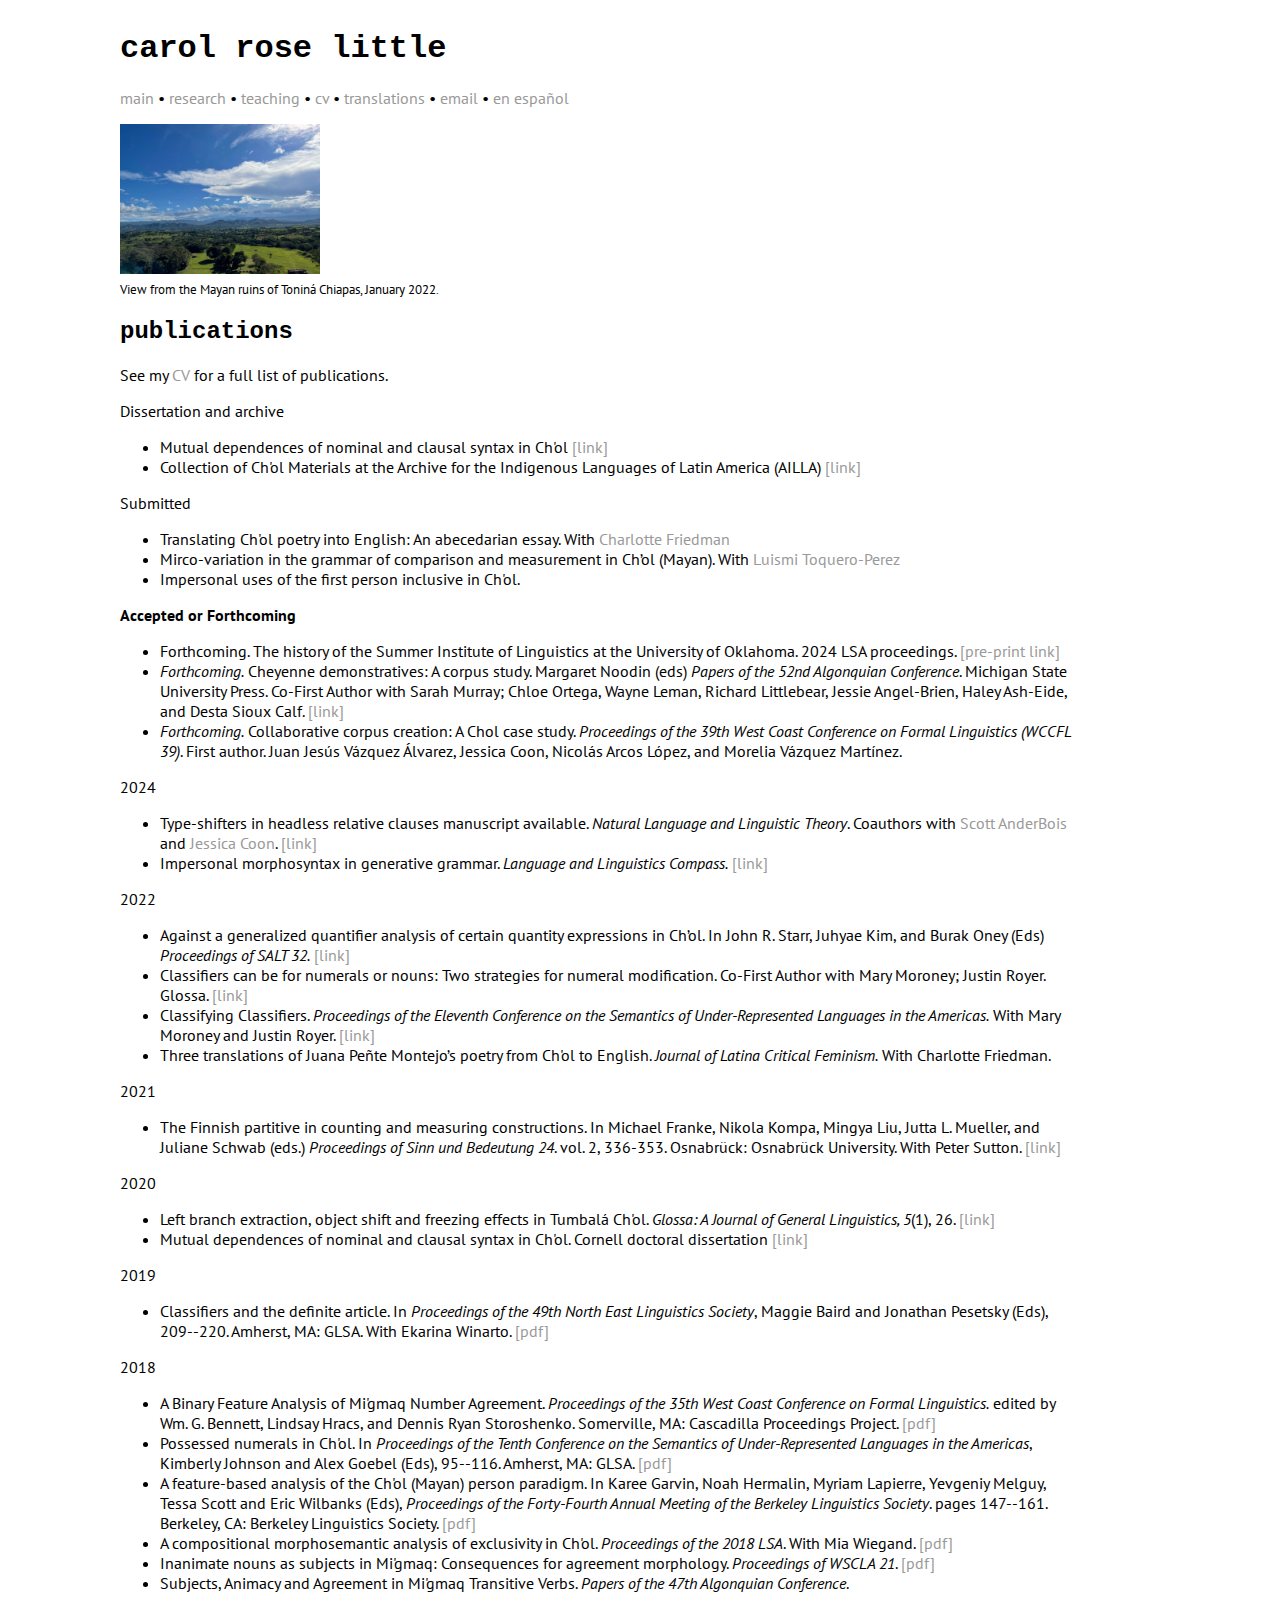
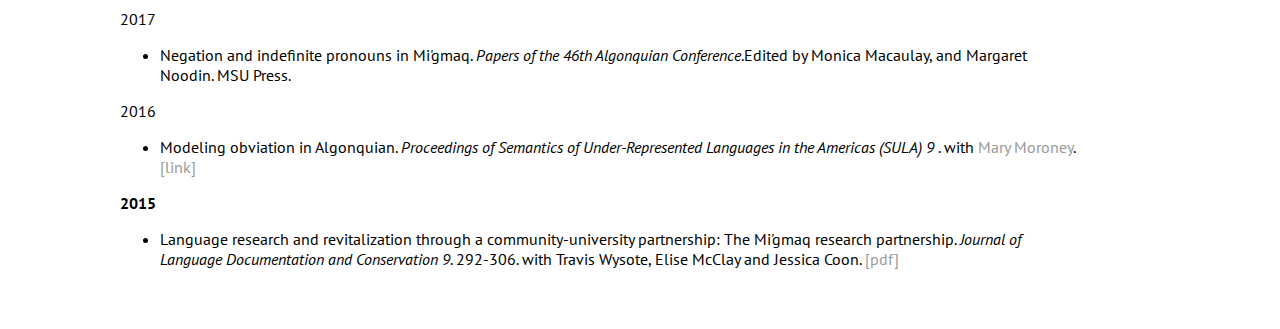
<file: research.html>
<!DocTYPE html>

<html>

<head><title>Carol Rose Little</title>
<link rel="stylesheet" href="css.css">
   <link href="https://fonts.googleapis.com/css2?family=PT+Sans&display=swap" rel="stylesheet">
    
        <link href="favicon.ico" rel="shortcut icon" type="image/x-icon" />






</head>



<body>

 <h1> carol rose little </h1>
        <p>

           <a href="index.html"> main </a> 
        &bull; <a href="research.html"> research </a> &bull; <a href="teaching.html"> teaching </a>
               &bull;    <a href="https://www.dropbox.com/s/bew5hfgkbyjucbq/cv-carol-rose-little.pdf?dl=0"> cv </a> &bull; <a href="poetry.html"> translations </a> 
    
         &bull;    <a href="mailto:little@ou.edu" target="_blank">
              <span class="glyphicon glyphicon-send"></span> 
              email
            </a>
                    &bull; <a href="research-esp.html"> en espa&ntilde;ol </a> 
            </p>
<p>
<img src="tonina.jpg">
      <br>
   <small>View from the Mayan ruins of Tonin&aacute; Chiapas, January 2022.</small>
   </p>

    
    
    <h2> publications </h2>
<p>
   See my <a href="https://www.dropbox.com/s/bew5hfgkbyjucbq/cv-carol-rose-little.pdf?dl=0"> CV </a> for a full list of publications.

    <br>
<p>
   Dissertation and archive
<ul>
   <li>Mutual dependences of nominal and clausal syntax in Ch'ol <a href="https://ling.auf.net/lingbuzz/005371">[link]</a></li>
   <li>Collection of Ch'ol Materials at the Archive for the Indigenous Languages of Latin America (AILLA)  <a href="https://www.ailla.utexas.org/islandora/object/ailla%3A280208" target="_blank">[link]</a></li>
</ul>


   </p>

      <p>
Submitted
   <ul>
        <li>Translating Ch'ol poetry into English: An abecedarian essay. With <a href="https://www.charlottemfriedman.com/">Charlotte Friedman</a>  </li>

  <li>Mirco-variation in the grammar of comparison and measurement in Ch’ol (Mayan). With <a href="https://sites.google.com/usc.edu/luis-miguel-toquero-perez/">Luismi Toquero-Perez</a>  </li>
  
   <li>Impersonal uses of the first person inclusive in Ch'ol.</li>

    </ul>      

</p>
   
   <p>
<strong>Accepted or Forthcoming</strong>
   <ul>
   <li> Forthcoming. The history of the Summer Institute of Linguistics at the University of Oklahoma. 2024 LSA proceedings. <a href="https://lingbuzz.net/lingbuzz/008078"> [pre-print link] </a>  </li>

   <li><i>Forthcoming.</i> Cheyenne demonstratives: A corpus study. Margaret Noodin (eds) <i>Papers of the 52nd Algonquian Conference</i>. Michigan State University Press. Co-First Author with Sarah Murray; Chloe Ortega, Wayne Leman, Richard Littlebear, Jessie Angel-Brien, Haley Ash-Eide, and Desta Sioux Calf. <a href="https://ling.auf.net/lingbuzz/006583"> [link] </a></li>
    <li>   <i>Forthcoming.</i> Collaborative corpus creation: A Chol case study. <i>Proceedings of the 39th West Coast Conference on Formal Linguistics (WCCFL 39)</i>. First author. Juan Jes&uacute;s V&aacute;zquez &Aacute;lvarez, Jessica Coon, Nicol&aacute;s Arcos L&oacute;pez, and Morelia V&aacute;zquez Mart&iacute;nez.</li>
    </ul>      

</p>

    <p>
2024
<ul>
<li>Type-shifters in headless relative clauses manuscript available.  <i>Natural Language and Linguistic Theory</i>. Coauthors with <a href="https://research.clps.brown.edu/anderbois/index.html"> Scott AnderBois </a> and  <a href="https://jessica.lingspace.org/"> Jessica Coon</a>.  <a href="https://link.springer.com/article/10.1007/s11049-023-09595-0"> [link] </a></li>
       <li>Impersonal morphosyntax in generative grammar. <i>Language and Linguistics Compass.</i> <a href="https://compass-onlinelibrary-wiley-com.ezproxy.lib.ou.edu/doi/10.1111/lnc3.12506
"> [link] </a></li>
</ul>
   </p>
   <p>
2022
<ul>
      <li> Against a generalized quantifier analysis of certain quantity expressions in Ch’ol. In John R. Starr, Juhyae Kim, and Burak Oney (Eds) <i>Proceedings of SALT 32.</i> <a href="https://journals.linguisticsociety.org/proceedings/index.php/SALT/article/view/32.026"> [link] </a></li>
<li>Classifiers can be for numerals or nouns: Two strategies for numeral modification. Co-First Author with Mary Moroney; Justin Royer. Glossa. <a href="https://doi.org/10.16995/glossa.8437"> [link] </a></li>
<li>Classifying Classifiers. <i>Proceedings of the Eleventh Conference on the Semantics of Under-Represented Languages in the Americas.</i> With Mary Moroney and Justin Royer.<a href="https://ling.auf.net/lingbuzz/005672"> [link] </a> </li>
<li>Three translations of Juana Pe&ntilde;te Montejo’s poetry from Ch'ol to English. <i>Journal of Latina Critical Feminism.</i> With Charlotte Friedman.</li>
</ul>
   </p>


   <p>
   2021
   <ul>
 <li>The Finnish partitive in counting and measuring constructions. In Michael Franke, Nikola Kompa, Mingya Liu, Jutta L. Mueller, and Juliane Schwab (eds.) <i>Proceedings of Sinn und Bedeutung 24</i>. vol. 2, 336-353. Osnabr&uuml;ck: Osnabr&uuml;ck University. With Peter Sutton. <a href="https://ling.auf.net/lingbuzz/005619"> [link] </a></li>
   </ul>
   </p>

      <p>
   2020
   <ul>
   <li>Left branch extraction, object shift and freezing effects in Tumbal&aacute; Ch'ol. <i>Glossa: A Journal of General Linguistics, 5</i>(1), 26.<a href="https://www.glossa-journal.org/articles/10.5334/gjgl.988/"> [link] </a> </li>
<li> Mutual dependences of nominal and clausal syntax in Ch'ol. Cornell doctoral dissertation <a href="https://ling.auf.net/lingbuzz/005371">[link]</a></li>
       </ul>
   </p>

 <p>  2019
   <ul>
   <li> Classifiers and the definite article. In <i>Proceedings of the 49th North East Linguistics Society</i>, Maggie Baird and Jonathan Pesetsky (Eds), 209--220. Amherst, MA: GLSA. With Ekarina Winarto. <a href="https://ling.auf.net/lingbuzz/004808" target="_blank"> [pdf] </a></li>

      </ul>
      </p>

  <p> 2018
   <ul>
      <li>A Binary Feature Analysis of Mi'gmaq Number Agreement. <i>Proceedings of the 35th West Coast Conference on Formal Linguistics.</i> edited by Wm. G. Bennett, Lindsay Hracs, and Dennis Ryan Storoshenko. Somerville, MA: Cascadilla Proceedings Project. <a href="http://www.lingref.com/cpp/wccfl/35/paper3395.pdf" target="_blank"> [pdf] </a> </li>
<li>Possessed numerals in Ch'ol. In <i>Proceedings of the Tenth Conference on the Semantics of Under-Represented Languages in the Americas</i>, Kimberly Johnson and Alex Goebel (Eds), 95--116. Amherst, MA: GLSA. <a href="https://ling.auf.net/lingbuzz/006542" target="_blank"> [pdf] </a></li>
<li> A feature-based analysis of the Ch'ol (Mayan) person paradigm. In Karee Garvin, Noah Hermalin, Myriam Lapierre, Yevgeniy Melguy, Tessa Scott and Eric Wilbanks (Eds), <i>Proceedings of the Forty-Fourth Annual Meeting of the Berkeley Linguistics Society</i>. pages 147--161. Berkeley, CA: Berkeley Linguistics Society. <a href="https://ling.auf.net/lingbuzz/004929" target="_blank"> [pdf] </a> </li>
<li> A compositional morphosemantic analysis of exclusivity in Ch'ol. <i>Proceedings of the 2018 LSA</i>. With Mia Wiegand. <a href="https://journals.linguisticsociety.org/proceedings/index.php/PLSA/article/view/4376/3995" target="_blank"> [pdf] </a> </li>
<li>Inanimate nouns as subjects in Mi'gmaq: Consequences for agreement morphology. <i>Proceedings of WSCLA 21</i>.<a href="https://lingpapers.sites.olt.ubc.ca/files/2018/01/WSCLA21-10-Little.pdf" target="_blank"> [pdf] </a> </li>
<li> Subjects, Animacy and Agreement in Mi'gmaq Transitive Verbs. <i>Papers of the 47th Algonquian Conference</i>. </li>


      </ul>
      </p>
   <p>2017
   <ul>
 <li>Negation and indefinite pronouns in Mi'gmaq. <i>Papers of the 46th Algonquian Conference</i>.Edited by Monica Macaulay, and Margaret Noodin. MSU Press.</li>

      </ul>
      </p>

  <p> 2016
   <ul>

 <li>    Modeling obviation in Algonquian. <i>Proceedings of Semantics of Under-Represented Languages in the Americas (SULA) 9 </i>. with <a href="https://ling.auf.net/lingbuzz/006331" targe="_blank">Mary Moroney</a>. <a href="https://ling.auf.net/lingbuzz/006331" target="_blank"> [link] </a></li>


      </ul>
      </p>

  <p> <b>2015</b>
   <ul>
<li> Language research and revitalization through a community-university partnership: The Mi'gmaq research partnership. <i>Journal of Language Documentation and Conservation 9</i>. 292-306. with Travis Wysote, Elise McClay and Jessica Coon.<a href="https://scholarspace.manoa.hawaii.edu/bitstream/handle/10125/24644/little.pdf" target="_blank"> [pdf] </a></li>

      </ul>
       </p> 
<!-- 


2013. Using technology to bridge the gap between speakers, learners, and linguists. <i>In Endangered Languages Beyond Boundaries: Proceedings of the Seventeenth Conference of the Foundation for Endangered Languages</i>, ed. Mary Jane Norris, Erik Anonby, Marie-Odile Junker, Nicholas Ostler, and Donna Patrick, 199-200. with Elise McClay, Erin Olson, Hisako Noguchi, Alan Bale & Jessica Coon.
-->
 
    
 

    
</body>



</html>
</file>
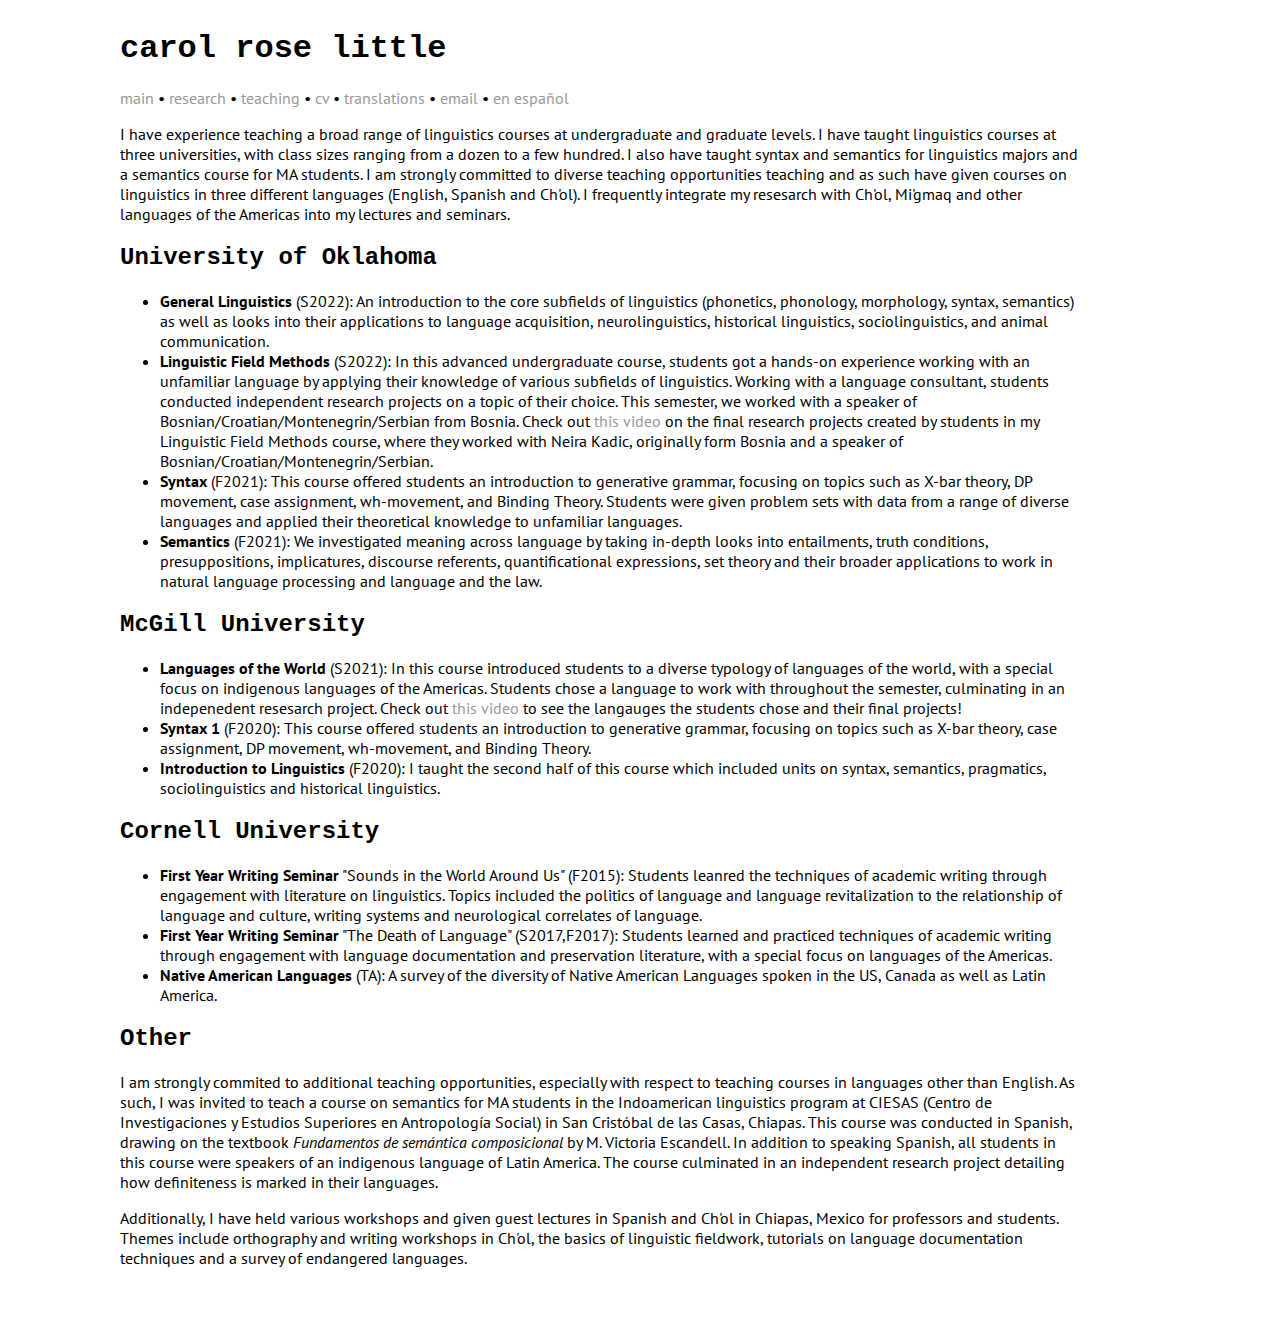
<file: teaching.html>
<!DocTYPE html>

<html>

<head><title>Carol Rose Little: Teaching</title>
<link rel="stylesheet" href="css.css">
   <link href="https://fonts.googleapis.com/css2?family=PT+Sans&display=swap" rel="stylesheet">
    
        <link href="favicon.ico" rel="shortcut icon" type="image/x-icon" />






</head>



<body>

 <h1> carol rose little </h1>
        <p>

           <a href="index.html"> main </a> 
        &bull; <a href="research.html"> research </a>
               &bull; <a href="teaching.html"> teaching </a>
               &bull;    <a href="https://www.dropbox.com/s/bew5hfgkbyjucbq/cv-carol-rose-little.pdf?dl=0"> cv </a> &bull; <a href="poetry.html"> translations </a> 
    
         &bull;    <a href="mailto:little@ou.edu" target="_blank">
              <span class="glyphicon glyphicon-send"></span> 
              email
            </a>
                    &bull; <a href="research-esp.html"> en espa&ntilde;ol </a> 
            </p>


   

    
    <p>I have experience teaching a broad range of linguistics courses at undergraduate and graduate levels. I have taught linguistics courses at three universities, with class sizes ranging from a dozen to a few hundred. I also have taught syntax and semantics for linguistics majors and a semantics course for MA students. I am strongly committed to diverse teaching opportunities teaching and as such have given courses on linguistics in three different languages (English, Spanish and Ch'ol). I frequently integrate my resesarch with Ch'ol, Mi'gmaq and other languages of the Americas into my lectures and seminars. </p>

    <h2>University of Oklahoma</h2>
<ul>
      <li><b>General Linguistics</b> (S2022): An introduction to the core subfields of linguistics (phonetics, phonology, morphology, syntax, semantics) as well as looks into their applications to language acquisition, neurolinguistics, historical linguistics, sociolinguistics, and animal communication.</li>
     <li><b>Linguistic Field Methods</b> (S2022): In this advanced undergraduate course, students got a hands-on experience working with an unfamiliar language by applying their knowledge of various subfields of linguistics. Working with a language consultant, students conducted independent research projects on a topic of their choice. This semester, we worked with a speaker of Bosnian/Croatian/Montenegrin/Serbian from Bosnia. Check out <a href="https://www.youtube.com/watch?v=yN2qCugLkQI" target="_blank">this video</a> on the final research projects created by students in my Linguistic Field Methods course, where they worked with Neira Kadic, originally form Bosnia and a speaker of Bosnian/Croatian/Montenegrin/Serbian.
</li>
      <li><b>Syntax</b> (F2021): This course offered students an introduction to generative grammar, focusing on topics such as X-bar theory, DP movement, case assignment, wh-movement, and Binding Theory. Students were given problem sets with data from a range of diverse languages and applied their theoretical knowledge to unfamiliar languages. </li>
     <li><b>Semantics</b> (F2021): We investigated meaning across language by taking in-depth looks into entailments, truth conditions, presuppositions, implicatures, discourse referents, quantificational expressions, set theory and their broader applications to work in natural language processing and language and the law.  </li>
    
 </ul>
    
        <h2>McGill University</h2>

     <ul>
     <li><b>Languages of the World</b> (S2021): In this course introduced students to a diverse typology of languages of the world, with a special focus on indigenous languages of the Americas. Students chose a language to work with throughout the semester, culminating in an indepenedent resesarch project. Check out <a href="https://www.youtube.com/watch?v=i67Ahd_gpN4" target="_blank">this video</a> to see the langauges the students chose and their final projects!  </li>
      <li><b>Syntax 1</b> (F2020): This course offered students an introduction to generative grammar, focusing on topics such as X-bar theory, case assignment, DP movement, wh-movement, and Binding Theory.  </li>
      <li><b>Introduction to Linguistics</b> (F2020): I taught the second half of this course which included units on syntax, semantics, pragmatics,  sociolinguistics and historical linguistics.</li>
    
   </ul>
    
    
            <h2>Cornell University</h2>
<ul>
     <li><b>First Year Writing Seminar</b> "Sounds in the World Around Us" (F2015): Students leanred the techniques of academic writing through engagement with literature on linguistics. Topics included the politics of language and language revitalization to the relationship of language and culture, writing systems and neurological correlates of language.</li>
      <li><b>First Year Writing Seminar</b> "The Death of Language" (S2017,F2017): Students learned and practiced techniques of academic writing through engagement with language documentation and preservation literature, with a special focus on languages of the Americas. </li>
     <li><b>Native American Languages</b> (TA): A survey of the diversity of Native American Languages spoken in the US, Canada as well as Latin America. </li>
     
  </ul>  
    

      <h2>Other</h2>
 <p>
     I am strongly commited to additional teaching opportunities, especially with respect to teaching courses in languages other than English. As such, I was invited to teach a course on semantics for MA students in the Indoamerican linguistics program at CIESAS (Centro de Investigaciones y Estudios Superiores en Antropolog&iacute;a Social) in San Crist&oacute;bal de las Casas, Chiapas. This course was conducted in Spanish, drawing on the textbook <i>Fundamentos de sem&aacute;ntica composicional</i> by M. Victoria Escandell. In addition to speaking Spanish, all students in this course were speakers of an indigenous language of Latin America. The course culminated in an independent research project detailing how definiteness is marked in their languages. 
     
     </p> 
     
     <p>
     Additionally, I have held various workshops and given guest lectures in Spanish and Ch'ol in Chiapas, Mexico for professors and students. Themes include orthography and writing workshops in Ch'ol, the basics of linguistic fieldwork, tutorials on language documentation techniques and a survey of endangered languages.
    
    </p> 
    
</body>



</html>
</file>
<file: assets/style.css>
:root{
  --bg:#ffffff;
  --text:#111111;
  --muted:#555555;
  --link:#0a66c2;
  --border:#e5e7eb;
  --accent:#111111;
  --maxw: 860px;
}
*{box-sizing:border-box}
html,body{margin:0;padding:0;background:var(--bg);color:var(--text);font:16px/1.6 Garamond, "Times New Roman", serif;}
a{color:var(--link);text-decoration:none}
a:hover{text-decoration:underline}

.title-block{max-width:70%}
.site-title{margin:0; font-size:1.875rem; line-height:1.2}
.site-title a{color:inherit; text-decoration:none}
.site-subtitle{margin:.25rem 0 0; color:var(--muted)}
.menu-toggle{
  display:inline-flex; align-items:center; gap:.5rem;
  border:1px solid var(--border); background:#fff; padding:.4rem .6rem;
  border-radius:.5rem; cursor:pointer; font-size:1rem;
}






.site-nav a:last-child{border-bottom:none}
.content{max-width:var(--maxw); margin:40px auto 80px; padding:0 16px;}
h2{font-size:1.5rem; margin:0 0 .25rem}
.divider{border:none; border-top:2px solid var(--text); width:56px; margin:.5rem 0 1.5rem}
h3{margin-top:2rem}
.paper-list, .teaching-list, .thesis-list{padding-left:1.25rem}
.paper-list li, .teaching-list li, .thesis-list li{margin:.35rem 0}
.paper-list .title{font-style:italic}
.pdf{margin-left:.4rem}
.contact-block{margin-top:1rem}
.site-footer{border-top:1px solid var(--border); padding:16px; text-align:center; color:var(--muted)}

}

  .site-nav[data-open="false"]{opacity:0; transform:translateY(-6px)}
}

/* Force headshot to a neat circle */
.sidebar .headshot,
img.headshot {
  width: 120px !important;
  height: 120px !important;
  max-width: 120px !important;
  max-height: 120px !important;
  object-fit: cover !important;
  border-radius: 50% !important;
  border: 2px solid #ccc;
  display: block !important;
  margin: 0 auto 16px !important;
}

/* On larger screens, bump the size */
@media (min-width: 960px) {
  .sidebar .headshot,
  img.headshot {
    width: 150px !important;
    height: 150px !important;
    max-width: 150px !important;
    max-height: 150px !important;
  }
}
.title-block{
  display:flex;
  flex-direction:column;
  align-items:flex-start;
}


/* Simplified toggle button (mobile) */
.menu-toggle{
  display:inline-flex; align-items:center; gap:.5rem;
  border:1px solid var(--border); background:#fff; padding:.4rem .6rem;
  border-radius:.5rem; cursor:pointer; font-size:1rem;
}
.menu-toggle .icon-close{display:none}
.menu-toggle[aria-expanded="true"] .icon-close{display:inline}
.menu-toggle[aria-expanded="true"] .icon-menu{display:none}

/* Improve typography for two-column layout */
.content h2{margin-top:12px}


/* === Two-column layout === */
.mobile-header{
  position:sticky; top:0; z-index:30;
  display:flex; justify-content:flex-end; padding:10px 12px;
  border-bottom:1px solid var(--border); background:var(--bg);
}
.layout{
  display:grid; grid-template-columns: 1fr; gap:0;
  max-width: 1200px; margin:0 auto;
}
.sidebar{
  border-right:1px solid var(--border);
  padding:16px;
  background:var(--bg);
}
.side-nav{
  display:flex; flex-direction:column; gap:4px; margin-top:8px;
}
.side-nav a{
  padding:.35rem 0;
}
/* Keep the divider, headings, etc. */
.content{max-width:unset; width:100%; padding:20px 16px; margin:0 auto 80px;}

@media (min-width: 960px){
  .mobile-header{display:none;}
  .layout{grid-template-columns: 280px 1fr;}
  .sidebar{position:sticky; top:0; height:100vh; overflow:auto; padding:24px;}
  .title-block{max-width:unset;}
}
</file>
<file: css.css>
body
{
margin: 30px 200px 60px 120px;
}



a
{
font-family: "PT Sans"
}

h1
{
font-family: "Courier New"
}


h2
{
font-family: "Courier New"
}

h3
{
font-family: "Courier New"
}

ul
{
font-family: "PT Sans"
}

p
{
font-family: "PT Sans"
}

figure
{
font-family: "PT Sans"
}

img{ 
width: 200px;
}

/* unvisited link */
a:link {
	color: #999;
    text-decoration: none;
}

/* visited link */
a:visited {
    color: #999;
    text-decoration: none;
}

/* mouse over link */
a:hover {
    color: #999;
    text-decoration: underline;
}

/* selected link */
a:active {
    color: #999;
}
</file>
